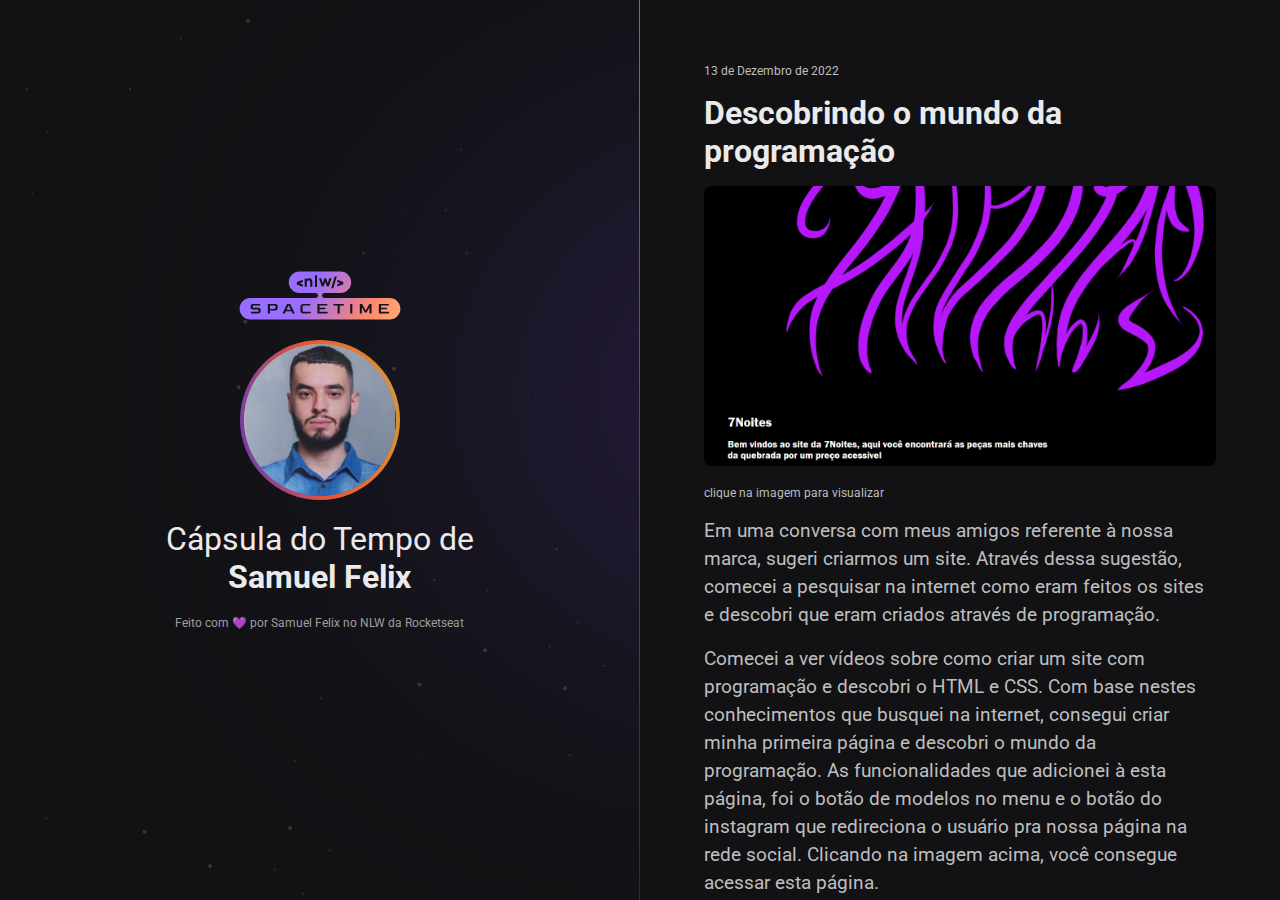
<file: index.html>
<!DOCTYPE html>
<html lang="Pt-Br">
  <head>
    <meta charset="UTF-8" />
    <meta http-equiv="X-UA-Compatible" content="IE=edge" />
    <meta name="viewport" content="width=device-width, initial-scale=1.0" />

    <link rel="preconnect" href="https://fonts.googleapis.com" />
    <link rel="preconnect" href="https://fonts.gstatic.com" crossorigin />
    <link
      href="https://fonts.googleapis.com/css2?family=Roboto&display=swap"
      rel="stylesheet"
    />
    <link rel="stylesheet" href="./styles.css" />
    <link rel="icon" type="image/png" href="/assets/favicon.png" />
    <title>NLW Spacetime</title>
  </head>
  <body>
    <aside>
      <img src="./assets/logo.svg" alt="Logo NLW SpaceTime" />
      <img src="./assets/samuel.jpg" alt="Foto de Samuel" />
      <p>
        Cápsula do Tempo de <br />
        <strong> Samuel Felix </strong>
      </p>
      <span>Feito com 💜 por Samuel Felix no NLW da Rocketseat</span>
    </aside>

    <nav>
      <a href="./assets/site 7Noites/index.html" target="_blank" class="memory">
        <small> 13 de Dezembro de 2022</small>
        <h1>Descobrindo o mundo da programação</h1>
        <img
        src="./assets/timeline1.png"
        alt="imagem da minha primeira página"
        ><footer><small>clique na imagem para visualizar</small></footer> </img>
          
        </div>
        <p>
          Em uma conversa com meus amigos referente à nossa marca, sugeri criarmos um site. Através dessa sugestão, comecei a pesquisar na internet como eram feitos os sites e descobri que eram criados através de programação. <p>Comecei a ver vídeos sobre como criar um site com programação e descobri o HTML e CSS. Com base nestes conhecimentos que busquei na internet, consegui criar minha primeira página e descobri o mundo da programação. As funcionalidades que adicionei à esta página, foi o botão de modelos no menu e o botão do instagram que redireciona o usuário pra nossa página na rede social. Clicando na imagem acima, você consegue acessar esta página.</p>
        </p>
      </a>

      <a
        href="./assets/timeline2.PNG"
        target="_blank"
        class="memory"
      >
        <small>02 de Janeiro de 2023</small>
        <h1>Meu Primeiro Certificado</h1>        
          <img
            src="./assets/timeline2.PNG"
            alt="Certificado do curso de Lógica de Programação"
          > <footer><small>clique na imagem para visualizar</small></footer> </img>
        </div>
        <p>
          Após realizar o meu primeiro projeto de forma totalmente independente, procurei pela trilha de conhecimento da programação, me inscrevi no curso de Lógica de Programação do SENAI e obtive meu primeiro certificado. Através deste curso, pude criar uma boa base para começar a compreender os conceitos da programação e poder me aprofundar cada vez mais neste universo. Esta foi uma conquista incrível para mim, tive a sensação de estar trilhando o caminho certo!
        </p>
      </a>

      <a
        href="./assets/timeline3.PNG"
        target="_blank"
        class="memory"
      >
        <small>04 de Fevereiro de 2023</small>
        <h1>Descobrindo a Rocketseat</h1>        
          <img
            src="./assets/timeline3.PNG"
            alt="Certificado da trilha de conhecimento Conectar da Rocketseat"
          > <footer><small>clique na imagem para visualizar</small></footer> </img>
        </div>
        <p>
          Em Fevereiro eu me deparei com o meu primeiro desafio, conseguir filtrar os conteúdos que fizessem sentido para mim e para o nível que eu estava. Através da indicação de um amigo, conheci a plataforma da Rocketseat e foi um divisor de águas. Dentro da plataforma eu encontrei uma trilha de conhecimento para pessoas que estavam iniciando na programação do absoluto zero, comecei realizar as aulas e me surpreendi com a qualidade do conteúdo e a didática dos professores. Então em Fevereiro eu obtive o certificado de conclusão da trilha de conhecimento Conectar. Através desta trilha eu pude fortalecer ainda mais a minha base sobre programação WEB, pensamento computacional lógico e linguagem de programação. 
        </p>
      </a>
      
      <a
        href="./assets/projeto/index.html"
        target="_blank"
        class="memory"
      >
        <small>24 de Abril de 2023</small>
        <h1>Projeto DevLinks</h1>        
          <img
            src="./assets/timeline4.png"
            alt="página do projeto DevLinks"
          > <footer><small>clique na imagem para visualizar</small></footer> </img>
        </div>
        <p>
          O DevLinks é um agregador de links para usar como cartão de visitas online. Foi um projeto que pude desenvolver através da Rocketseat, através desse projeto eu pude aprender muito sobre HTML, CSS e JavaScript. Também foi a primeira vez que vi sobre Git e GitHub. O Devlinks foi meu primeiro projeto subido no meu GitHub!
        </p>
      </a>

      <a
        href="./assets/timeline5.PNG"
        target="_blank"
        class="memory"
      >
        <small>21 de Maio de 2023</small>
        <h1>Onde Estou e Onde Quero Chegar!</h1>        
          <img
            src="./assets/timeline5.PNG"
            alt="imagem da cápsula do tempo da NLW SpaceTime"
          > <footer><small>clique na imagem para visualizar</small></footer> </img>
        </div>
        <p>
          E aqui estou, desenvolvendo este projeto de Cápsula do Tempo através da NLW da Rocketseat! Estou muito feliz com o meu avanço nesses últimos meses, dentro da plataforma estou com 76% da trilha de conhecimento fundamentar completa. Já estou desenvolvendo algumas linhas de código relacionadas a back-end utilizando JavaScript, ainda estou engatinhando mas extremamente feliz com meu progresso. 
          <p>Em Junho de 2024 já estarei desenvolvendo diversos projetos de forma mais autônoma e trabalhando na área. Sou uma pessoa extremamente capacitada e consigo alcançar todas as metas que coloco em minha vida. Espero que o Samuel do futuro ao ler essa mensagem se sinta orgulhoso e se lembre do motivo que manteve a chama acesa em seu peito.</p>
        </p>
      </a>

    </nav>
  </body>
</html>
</file>
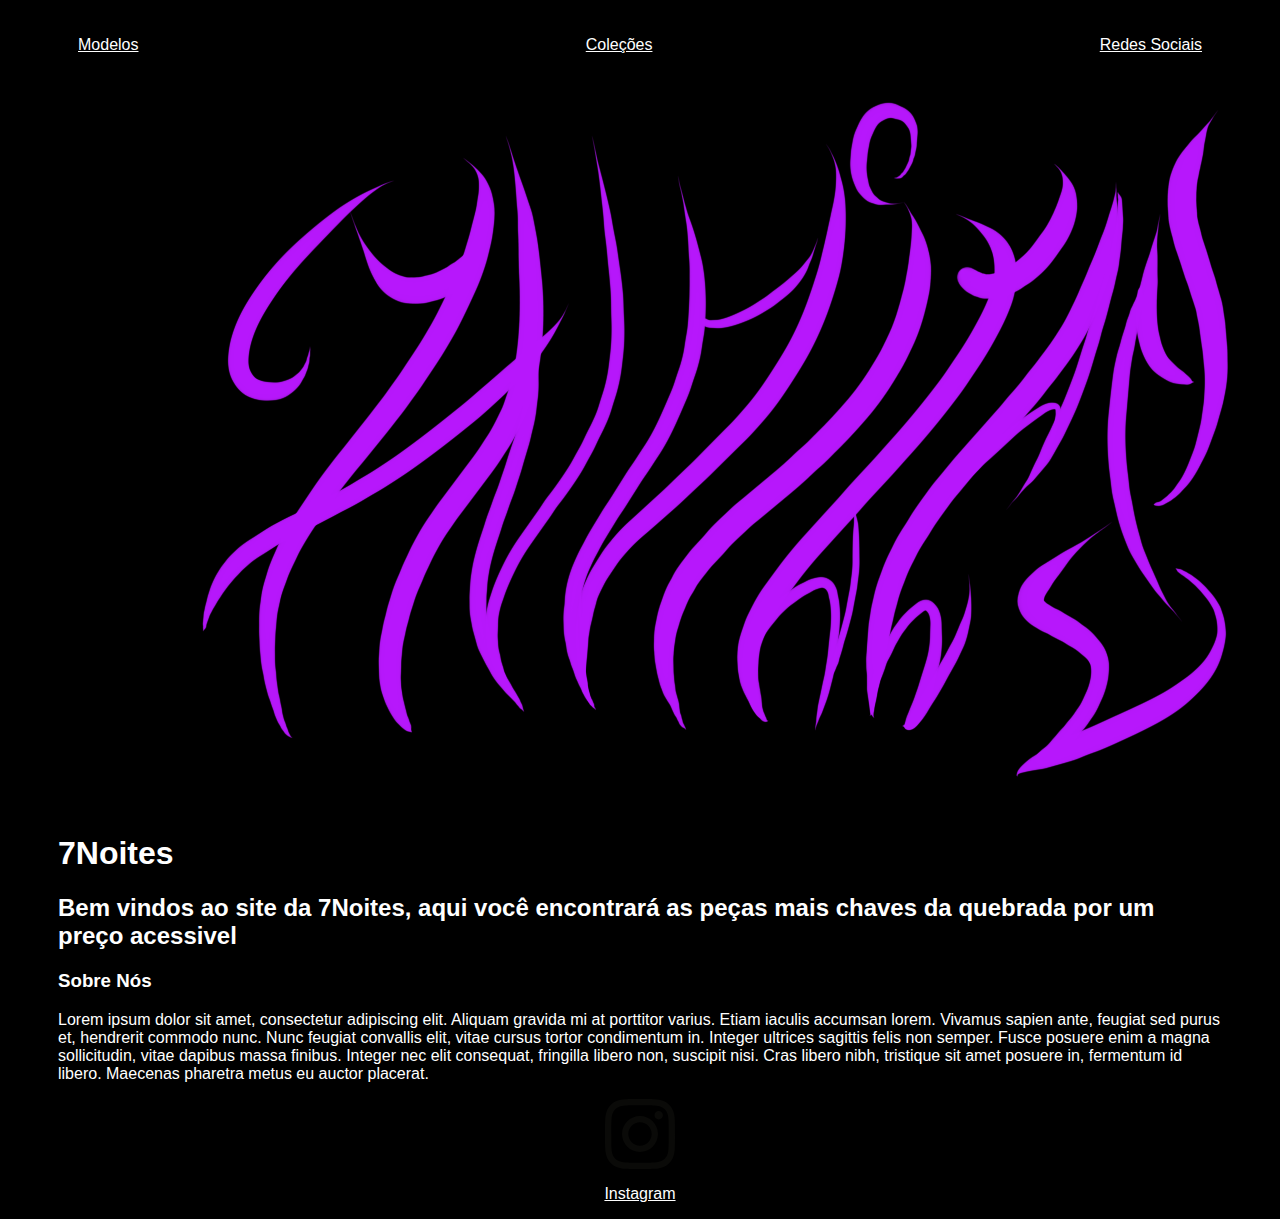
<file: assets/site 7Noites/index.html>
<!DOCTYPE html>
<html lang="en">

<head>
    <meta charset="UTF-8">
    <meta http-equiv="X-UA-Compatible" content="IE=edge">
    <meta name="viewport" content="width=device-width, initial-scale=1.0">
    <title>7Noites</title>
    <link rel="stylesheet" href="index.css">
</head>

<body>
    <div class="container">
        <nav>
            <ul>
                <li>
                    <a href="modelos.html"> Modelos</a>
                </li>
                <li>
                    <a href="coleções.html">Coleções</a>
                </li>
                <li>
                    <a href="redes sociais.html">Redes Sociais</a>
                </li>
            </ul>
        </nav>

        <header>
            <div class="7noiteslogo">
                <img src="./img/7NOITES-ONDULAD(roxo).png"></img>
            </div>
            <h1>
                7Noites
            </h1>
            <h2> Bem vindos ao site da 7Noites, aqui você encontrará
                as peças mais chaves da quebrada por um preço acessivel

            </h2>
        </header>

        <main>
            <section>
                <h3>Sobre Nós</h3>
                <p>
                    Lorem ipsum dolor sit amet, consectetur adipiscing elit. Aliquam gravida mi at porttitor varius.
                    Etiam iaculis accumsan lorem. Vivamus sapien ante, feugiat sed purus et, hendrerit commodo nunc.
                    Nunc feugiat convallis elit, vitae cursus tortor condimentum in. Integer ultrices sagittis felis non
                    semper. Fusce posuere enim a magna sollicitudin, vitae dapibus massa finibus. Integer nec elit
                    consequat, fringilla libero non, suscipit nisi. Cras libero nibh, tristique sit amet posuere in,
                    fermentum id libero. Maecenas pharetra metus eu auctor placerat.
                </p>
            </section>
        </main>
        <footer>
            <a href="https://www.instagram.com/7noitestudio" target="_blank" rel="noopener noreferrer">
                <img src="./img/instagramlogo.sgv.svg"></img>
                <p>Instagram</p>
            </a>

            </a>
        </footer>
    </div>
</body>

</html>
</file>
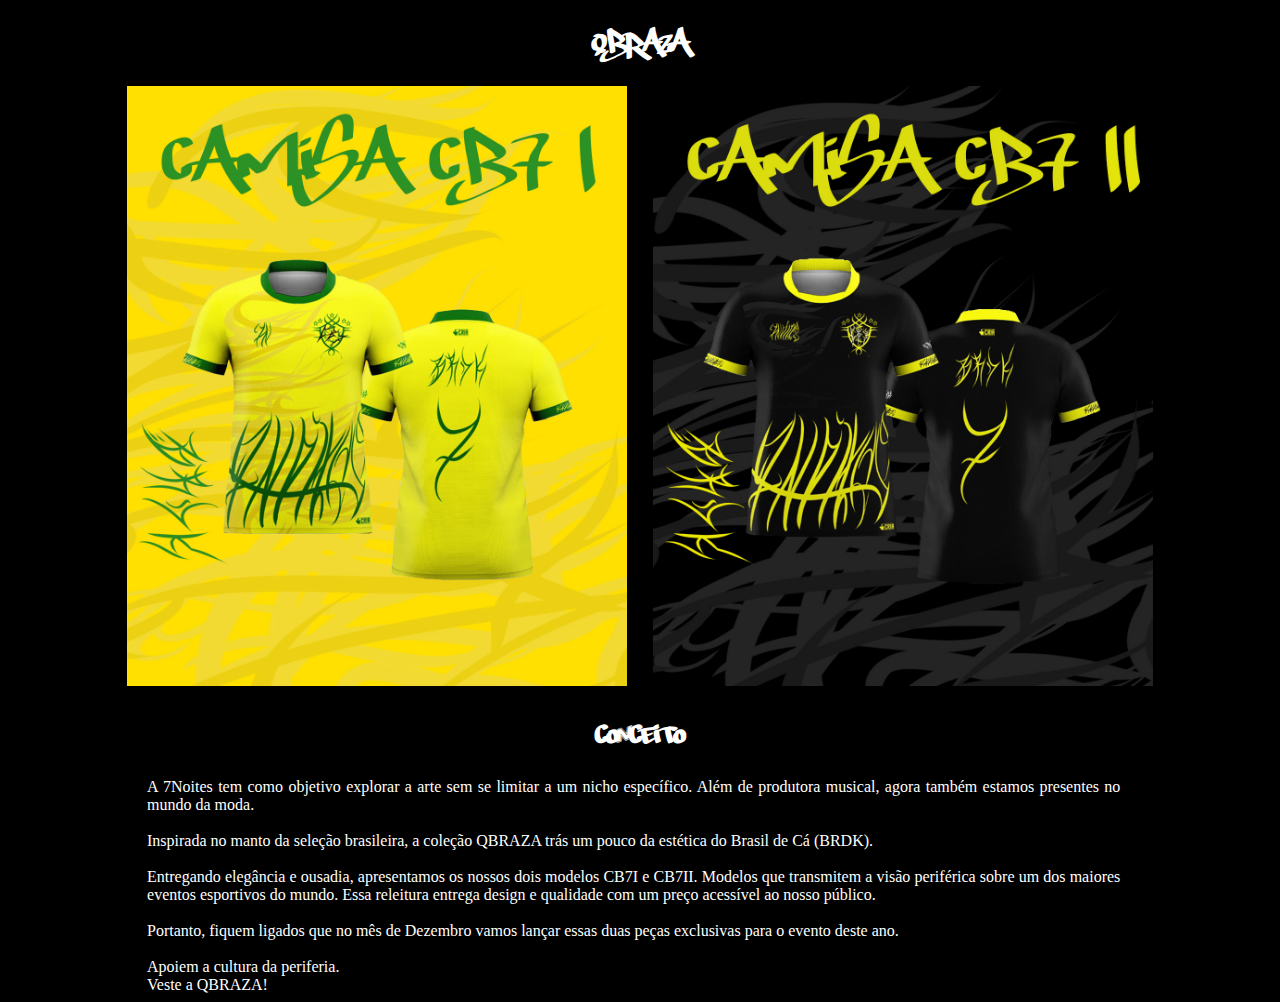
<file: assets/site 7Noites/modelos.html>
<!DOCTYPE html>
<html lang="en">
<head>
    <meta charset="UTF-8">
    <meta http-equiv="X-UA-Compatible" content="IE=edge">
    <meta name="viewport" content="width=device-width, initial-scale=1.0">
    <title>Modelos</title>
    <link rel="stylesheet" href="modelos.css" type="text/css">
</head>

<body>
    <h1>Qbraza</h1>
    <section>
        <div id="CamisaQbraza">
           <a class="QbrazaI" href="https://www.instagram.com/p/ClM87dWLOw0/"><img src="./img/camisa CB7 I.jpg"/></a>
           <a class="QbrazaI" href="https://www.instagram.com/p/ClM8ee1r-WT/"><img src="./img/camisa CB7 II.jpg"/></a>
        </div>
    </section>
    <footer>
        <h1>Conceito</h1>
        <p>A 7Noites tem como objetivo explorar a arte sem se limitar a um nicho específico. Além de produtora musical, agora  também estamos presentes no mundo da moda.</p>
        <p>&nbsp</p> <!-- Termo "non braking space" é utilizado para preencher um espaço vazio para a formatação-->
        <p>Inspirada no manto da seleção brasileira, a coleção QBRAZA trás um pouco da estética do Brasil de Cá (BRDK).</p>
        <p>&nbsp</p>
        <p>Entregando elegância e ousadia, apresentamos os nossos dois modelos CB7I e CB7II. Modelos que transmitem a visão periférica sobre um dos maiores eventos esportivos do mundo. Essa releitura entrega design e qualidade com um preço acessível ao nosso público.</p>
        <p>&nbsp</p>
        <p>Portanto, fiquem ligados que no mês de Dezembro vamos lançar essas duas peças exclusivas para o evento deste ano.</p>
        <p>&nbsp</p>
        <p>Apoiem a cultura da periferia.</p>
        <P>Veste a QBRAZA!</P>
    </footer>
</body>
</html>
</file>
<file: styles.css>
* {
  margin: 0;
  padding: 0;
  box-sizing: border-box;
}

:root {
  font-size: 16px;
}

::-webkit-scrollbar {
  width: 8px;
}

::-webkit-scrollbar-track {
  background-color: #2c2c31;
}

::-webkit-scrollbar-thumb {
  background-color: #9e9ea0;
}

@keyframes entering {
  from {
    opacity: 0;
    transform: translateY(-200px);
  }
  to {
    opacity: 1;
    transform: translateY(0);
  }

}

body {
  background-color: #121215;
  color: #eaeaea;
  font-family: "Roboto", sans-serif;
  display: grid;
  grid-template-areas: "profile timeline";
  grid-template-columns: 1fr 1fr;
  grid-template-rows: 100vh;
}

nav {
  padding: 64px;
  grid-area: timeline;
  overflow-y: scroll;

  animation: entering 0.7s ease-in-out;
}

.memory {
  display: flex;
  flex-direction: column;
  gap: 16px;
  text-decoration: none;
  margin-bottom: 64px;
}

.memory small {
  color: #bebebf;
  font-size: 0.75rem;
}

.memory h1 {
  font-size: 2rem;
  color: #eaeaea;
}

.memory img {
  width: 100%;
  height: 280px;
  object-fit: cover;
  border-radius: 8px;

  transition: transform 0.3s ease-in-out;
}

.memory div {
  width: 100%;
  height: 280px;
  overflow: hidden;
  border-radius: 8px;
}

.memory:hover img {
  transform: scale(1.1);
}

.memory p {
  font-size: 1.2rem;
  color: #bebebf;
  line-height: 28px;
}

aside {
  grid-area: profile;

  display: flex;
  flex-direction: column;
  align-items: center;
  justify-content: center;
  gap: 20px;

  border-right: 1px solid;
  border-image: linear-gradient(#727275, #2c2c31) 1;

  background-image: url("./assets/background.svg");
  background-position: top right;
  background-repeat: no-repeat;
  background-size: auto 100%;

  
}

aside * {
  animation: entering 0.7s ease-in-out;
}

aside img:nth-child(2) {
  width: 160px;
  height: 160px;
  border-radius: 50%;
  border: 4px solid transparent;
  background: linear-gradient(#d39e33, #ed5636, #633bbc) padding-box,
    linear-gradient(260deg, #d39e33, #ed5636, #633bbc) border-box;
}

aside p {
  font-size: 2rem;
  text-align: center;
}

aside span {
  font-size: 0.75rem;
  color: #9e9ea0;
}

@media (max-width: 768px){
  :root {
    font-size: 14px;
  }

  body {
    grid-template-columns: 1fr;
    grid-template-rows: 0.2fr 0.8fr;
    grid-template-areas: 
    "profile"
    "timeline";
  } 

  aside {
    border-right: none;
    padding: 32px 12px;
  }

  nav {
    overflow-y: visible;
    padding: 22px;
  }

}
</file>
<file: assets/site 7Noites/index.css>
body {
    color: white;
    background-color: black;
    font-family: 'Franklin Gothic Medium', 'Arial Narrow', Arial, sans-serif;
}

ul {
    display: flex;
    justify-content: space-between;
    list-style-type: none;
    align-items: center;
    padding: 20px;
}

a {
    color: white;
}

footer img {
    display: flex;
    justify-content: center;
    text-align: center;
    width: 70px;
    height: 70px;
    ;
    margin: auto;
}

footer p {
    text-align: center;
}

.container {
    padding: 0px 50px;
}

nav a:hover {
    color: purple;
}

footer a:hover {
    color: purple;
}

footer a {
    cursor: pointer;
}
</file>
<file: assets/site 7Noites/modelos.css>
body {
    background-color: black;
    color: white;
    font-family: 'Thunder Bold';
} /* Cor do Background, fonte e cor da fonte do texto da página */
h1 {
    text-align: center;
    width: auto;
} /* Centraliza o título "Qbraza" na página */
section {
    display: flex;
    justify-content: center;
} /*Alinha todos os elementos no centro da tela*/
section a {
    margin: 10px;
    text-align: center;
}
section img {
    width: 500px;
    height: 600px;
    cursor: pointer;
} /* Redimensiona a imagem */
section img:hover {
    transition: .3s;
    box-shadow: 0 0 10px rgb(0, 0, 0),
                0 0 20px rgb(66, 10, 112),
                0 0 30px rgb(66, 10, 112),
                0 0 70px rgb(66, 10, 112)
} /* Cria o efeito luminoso na seleção da imagem */
@font-face {font-family: Thunder Bold; 
    src: url('Thunder Bold.otf');
} /* Localiza o arquivo da fonte instalada para aplicá-la à página */
footer p {
    text-align: justify;
    font-family:Century Gothic;
    margin: auto;
    margin-left: 11%;
    margin-right: 12%;
} /* Edita o texto do rodapé da página */ 
div footer {
    display: inline-block;
}
</file>
